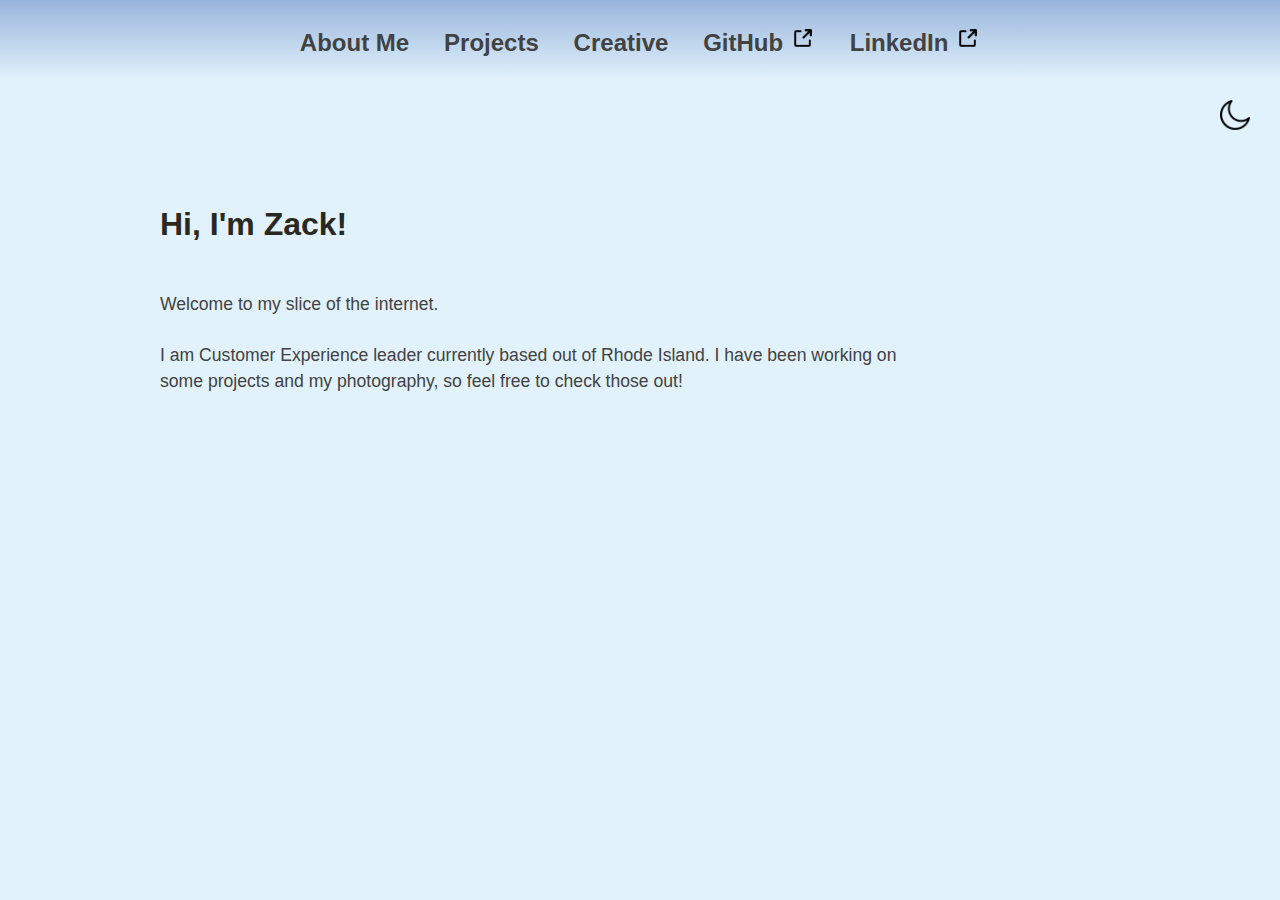
<file: root/index.html>
<!DOCTYPE html>
<html lang="en">

<head>
    <meta charset="UTF-8">
    <meta name="viewport" content="width=device-width, initial-scale=1.0">
    <meta http-equiv="X-UA-Compatible" content="ie=edge">
    <title>My Website</title>
    <link rel="stylesheet" href="/root/assets/css/style.css">
    <link rel="icon" href="/root/assets/images/FaviconWeb/icons8-administrator-male-ios-16-96.png" type="image/x-icon">
</head>

<body>

    <nav id="main-menu">
        <ul>
            <li><a href="/root/pages/me.html">About Me</a></li>
            <li><a href="">Projects</a></li>
            <li><a href="#">Creative</a></li>
            <li><a href="https://github.com/ZackTarantinoWoolson" target="_blank">GitHub <img
                        src="/root/assets/images/Links/external-link-black.png" width="25px" id="link-image" /></a></li>
            <li><a href="https://www.linkedin.com/in/zacktarantino/" target="_blank">LinkedIn <img
                        src="/root/assets/images/Links/external-link-black.png" width="25px" id="link-image" /></a></li>
        </ul>
    </nav>


    <input type="checkbox" id="hamburger-input" class="burger-shower" />
    <label id="hamburger-menu" for="hamburger-input">
        <div id="hamburger-menu-bars"></div>
        <div id="hamburger-menu-bars"></div>
        <div id="hamburger-menu-bars"></div>
        <nav id="sidebar-menu">
            <h3>X</h3>

            <ul>
                <li><a href="#">About Me</a></li>
                <li><a href="#">Projects</a></li>
                <li><a href="#">Creative</a></li>
                <li><a href="https://github.com/ZackTarantinoWoolson" target="_blank">GitHub <img
                            src="/root/assets/images/Links/external-link-black.png" width="25px" id="link-image" /></a>
                </li>
                <li><a href="https://www.linkedin.com/in/zacktarantino/" target="_blank">LinkedIn <img
                            src="/root/assets/images/Links/external-link-black.png" width="25px" id="link-image" /></a>
                </li>
            </ul>
        </nav>
    </label>
    <div class="overlay"></div>

    <nav id="theme-switch-nav">
        <div class="theme-switch-wrapper topcorner">
            <input type="checkbox" id="theme-switch-button" />
            <label for="theme-switch-button">
                <img src="/root/assets/images/ThemeSwitcher/moon.png" id="theme-image" width="30px" />
            </label>
        </div>
    </nav>

    <main>
        <div class="container">
            <div class="head-wrapper">
                <header>
                    <h1>Hi, I'm Zack!</h1><br>
                    <p>Welcome to my slice of the internet. <bR><br>I am Customer Experience leader currently based out
                        of Rhode
                        Island. I
                        have been working on some projects and my photography, so feel free to check those out!</p>
                </header>
            </div>
        </div>
    </main>

    <script src="/root/assets/js/home.js"></script>
</body>

</html>
</file>
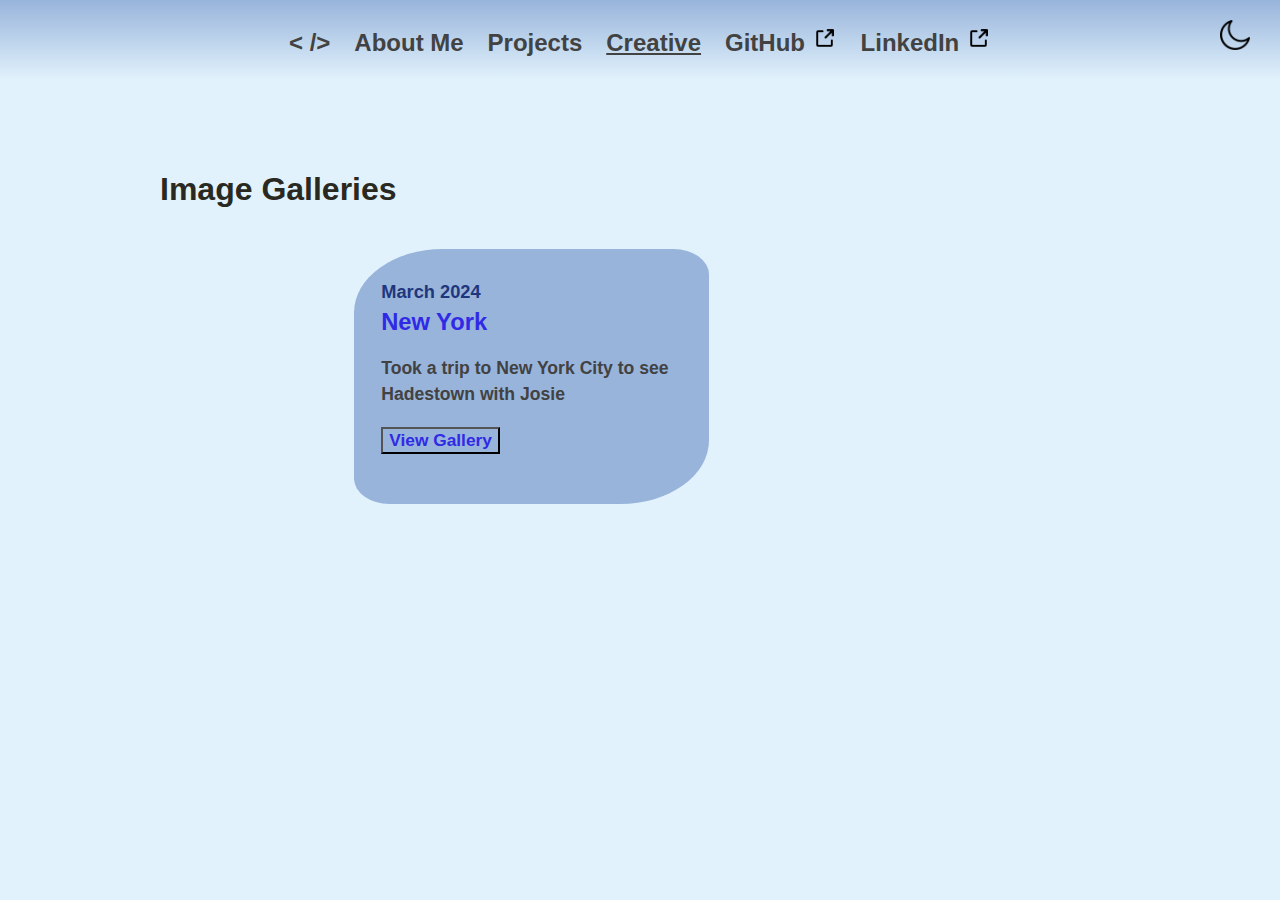
<file: creative.html>
<!DOCTYPE html>
<html lang="en">

<head>
  <meta charset="UTF-8">
  <meta name="viewport" content="width=device-width, initial-scale=1.0">
  <meta http-equiv="X-UA-Compatible" content="ie=edge">
  <title>Say Cheese!</title>
  <link rel="stylesheet" href="/assets/css/style.css">
  <link rel="icon" href="/assets/images/FaviconWeb/icons8-administrator-male-ios-16-96.png" type="image/x-icon">
</head>

<body>


  <nav id="main-menu">
    <ul>
      <li><a href="home.html">
          < />
        </a></li>
      <li><a href="me.html">About Me</a></li>
      <li><a href="projects.html">Projects</a></li>
      <li><a href="creative.html" class="active">Creative</a></li>
      <li><a href="https://github.com/ZackTarantinoWoolson" target="_blank">GitHub <img
            src="/assets/images/Links/external-link-black.png" width="25px" id="link-image" /></a></li>
      <li><a href="https://www.linkedin.com/in/zacktarantino/" target="_blank">LinkedIn <img
            src="/assets/images/Links/external-link-black.png" width="25px" id="link-image" /></a></li>
    </ul>
  </nav>


  <input type="checkbox" id="hamburger-input" class="burger-shower" />
  <label id="hamburger-menu" for="hamburger-input">
    <div id="hamburger-menu-bars"></div>
    <div id="hamburger-menu-bars"></div>
    <div id="hamburger-menu-bars"></div>
    <nav id="sidebar-menu">
      <h3>X</h3>

      <ul>
        <li><a href="home.html">
            < />
          </a></li>
        <li><a href="me.html">About Me</a></li>
        <li><a href="projects.html">Projects</a></li>
        <li><a href="creative.html" class="active">Creative</a></li>
        <li><a href="https://github.com/ZackTarantinoWoolson" target="_blank">GitHub <img
              src="/assets/images/Links/external-link-black.png" width="25px" id="link-image" /></a>
        </li>
        <li><a href="https://www.linkedin.com/in/zacktarantino/" target="_blank">LinkedIn <img
              src="/assets/images/Links/external-link-black.png" width="25px" id="link-image" /></a>
        </li>
      </ul>
    </nav>
  </label>
  <div class="overlay"></div>

  <nav id="theme-switch-nav">
    <div class="theme-switch-wrapper top-right-corner">
      <input type="checkbox" id="theme-switch-button" />
      <label for="theme-switch-button">
        <img src="/assets/images/ThemeSwitcher/moon.png" id="theme-image" width="30px" />
      </label>
    </div>
  </nav>

  <main>
    <div class="container">
      <div class="head-wrapper">
        <header>
          <h1>Image Galleries</h1><br>
          <div class="flex-container">
            <div class="flex-item">
              <time>March 2024</time><br>
              <a href="/CreativeProjects/NewYorkMar24/NewYorkGallery.html">New York</a>
              <p>Took a trip to New York City to see Hadestown with Josie</p>
              <!-- <button><a href="home.html" target="_blank">Demo</a></button> -->
              <button class="anchored-links"><a href="/CreativeProjects/NewYorkMar24/NewYorkGallery.html">View Gallery</a></button>
            </div>

            <!-- <div class="flex-item"></div> -->
          </div>
        </header>
      </div>
    </div>
  </main>

  <script src="/assets/js/home.js"></script>
</body>

</html>
</file>
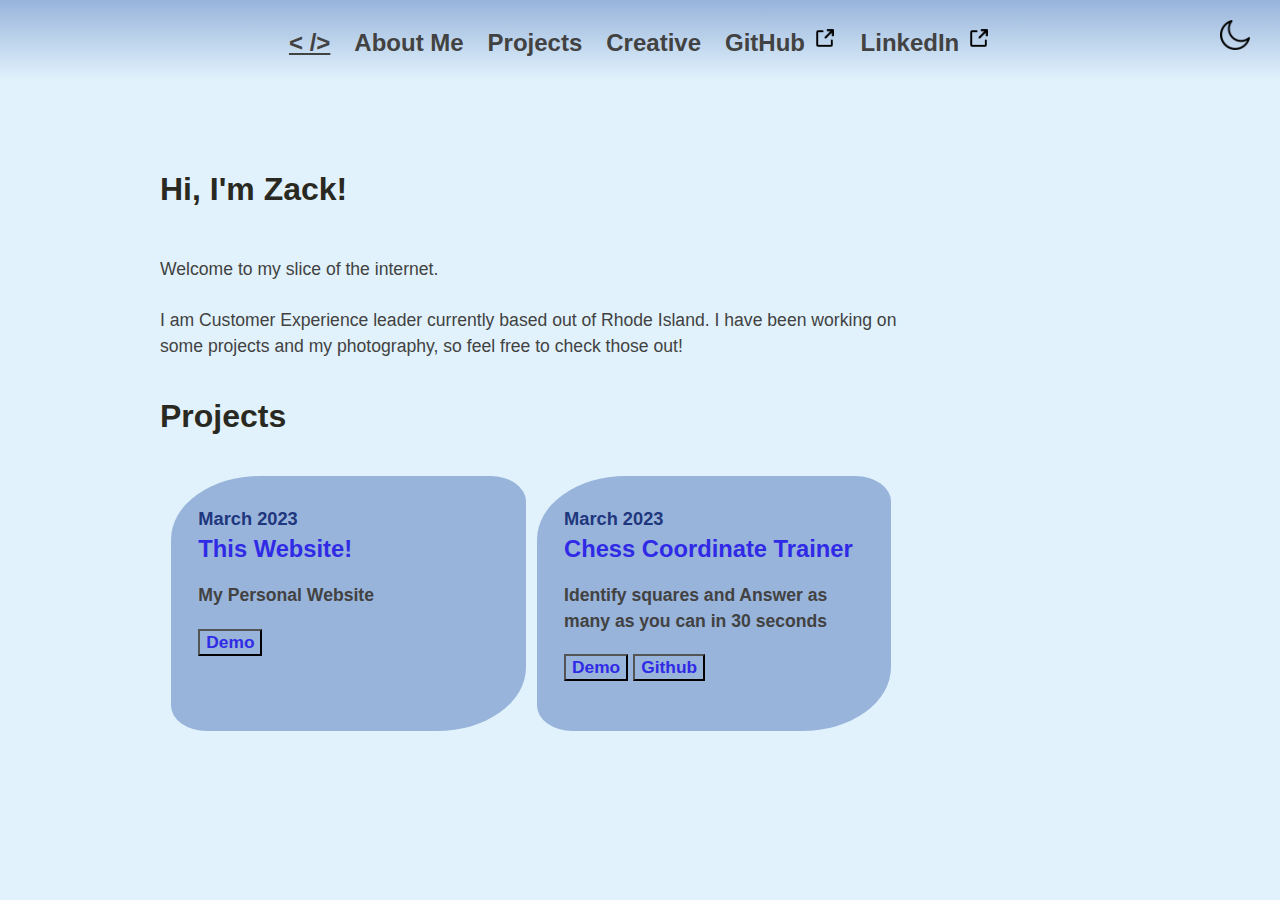
<file: home.html>
<!DOCTYPE html>
<html lang="en">

<head>
    <meta charset="UTF-8">
    <meta name="viewport" content="width=device-width, initial-scale=1.0">
    <meta http-equiv="X-UA-Compatible" content="ie=edge">
    <title>Hey there!</title>
    <link rel="stylesheet" href="/assets/css/style.css">
    <link rel="icon" href="/assets/images/FaviconWeb/icons8-administrator-male-ios-16-96.png" type="image/x-icon">
</head>

<body>

    <nav id="main-menu">
        <ul>
            <li><a href="home.html" class="active">
                    < />
                </a></li>
            <li><a href="me.html">About Me</a></li>
            <li><a href="projects.html">Projects</a></li>
            <li><a href="creative.html">Creative</a></li>
            <li><a href="https://github.com/ZackTarantinoWoolson" target="_blank">GitHub <img
                        src="/assets/images/Links/external-link-black.png" width="25px" id="link-image" /></a></li>
            <li><a href="https://www.linkedin.com/in/zacktarantino/" target="_blank">LinkedIn <img
                        src="/assets/images/Links/external-link-black.png" width="25px" id="link-image" /></a></li>
        </ul>
    </nav>


    <input type="checkbox" id="hamburger-input" class="burger-shower" />
    <label id="hamburger-menu" for="hamburger-input">
        <div id="hamburger-menu-bars"></div>
        <div id="hamburger-menu-bars"></div>
        <div id="hamburger-menu-bars"></div>
        
        <nav id="sidebar-menu">
            <h3>X</h3>

            <ul>
                <li><a href="home.html" class="active">
                        < />
                    </a></li>
                <li><a href="me.html">About Me</a></li>
                <li><a href="projects.html">Projects</a></li>
                <li><a href="creative.html">Creative</a></li>
                <li><a href="https://github.com/ZackTarantinoWoolson" target="_blank">GitHub <img
                            src="/assets/images/Links/external-link-black.png" width="25px" id="link-image" /></a>
                </li>
                <li><a href="https://www.linkedin.com/in/zacktarantino/" target="_blank">LinkedIn <img
                            src="/assets/images/Links/external-link-black.png" width="25px" id="link-image" /></a>
                </li>
            </ul>
        </nav>
    </label>
    <div class="overlay"></div>

    <nav id="theme-switch-nav">
        <div class="theme-switch-wrapper top-right-corner">
            <input type="checkbox" id="theme-switch-button" />
            <label for="theme-switch-button">
                <img src="/assets/images/ThemeSwitcher/moon.png" id="theme-image" width="30px" />
            </label>
        </div>
    </nav>

    <main>
        <div class="container">
            <div class="head-wrapper">
                <header>
                    <h1>Hi, I'm Zack!</h1><br>
                    <p>Welcome to my slice of the internet. <bR><br>I am Customer Experience leader currently based out
                        of Rhode
                        Island. I
                        have been working on some projects and my photography, so feel free to check those out!</p>
                </header>
            </div>

            <div class="head-wrapper">
                <header>
                    <h1>Projects</h1><br>
                    <div class="flex-container">
                        <div class="flex-item">
                            <time>March 2023</time><br>
                            <a href="https://github.com/ZackTarantinoWoolson/Personal-Website" target="_blank">This
                                Website!</a>
                            <p>My Personal Website</p>
                            <!-- <button><a href="home.html" target="_blank">Demo</a></button> -->
                            <button class="anchored-links"><a href="home.html" target="_blank">Demo</a></button>
                        </div>

                        <div class="flex-item">
                            <time>March 2023</time><br>
                            <a href="" target="_blank">Chess Coordinate Trainer</a>
                            <p>Identify squares and Answer as many as you can in 30 seconds</p>
                            <!-- <button><a href="home.html" target="_blank">Demo</a></button> -->
                            <button class="anchored-links"><a href="Chess_Trainer/Chessboard_Trainer.html" target="_blank">Demo</a></button>
                            <button class="anchored-links"><a href="https://github.com/ZackTarantinoWoolson/Chess-Coordinate-Tester" target="_blank">Github</a></button>
                        </div>

                        <!-- <div class="flex-item"></div> -->
                    </div>
                </header>
            </div>
        </div>
    </main>

    <script src="/assets/js/home.js"></script>
</body>

</html>
</file>
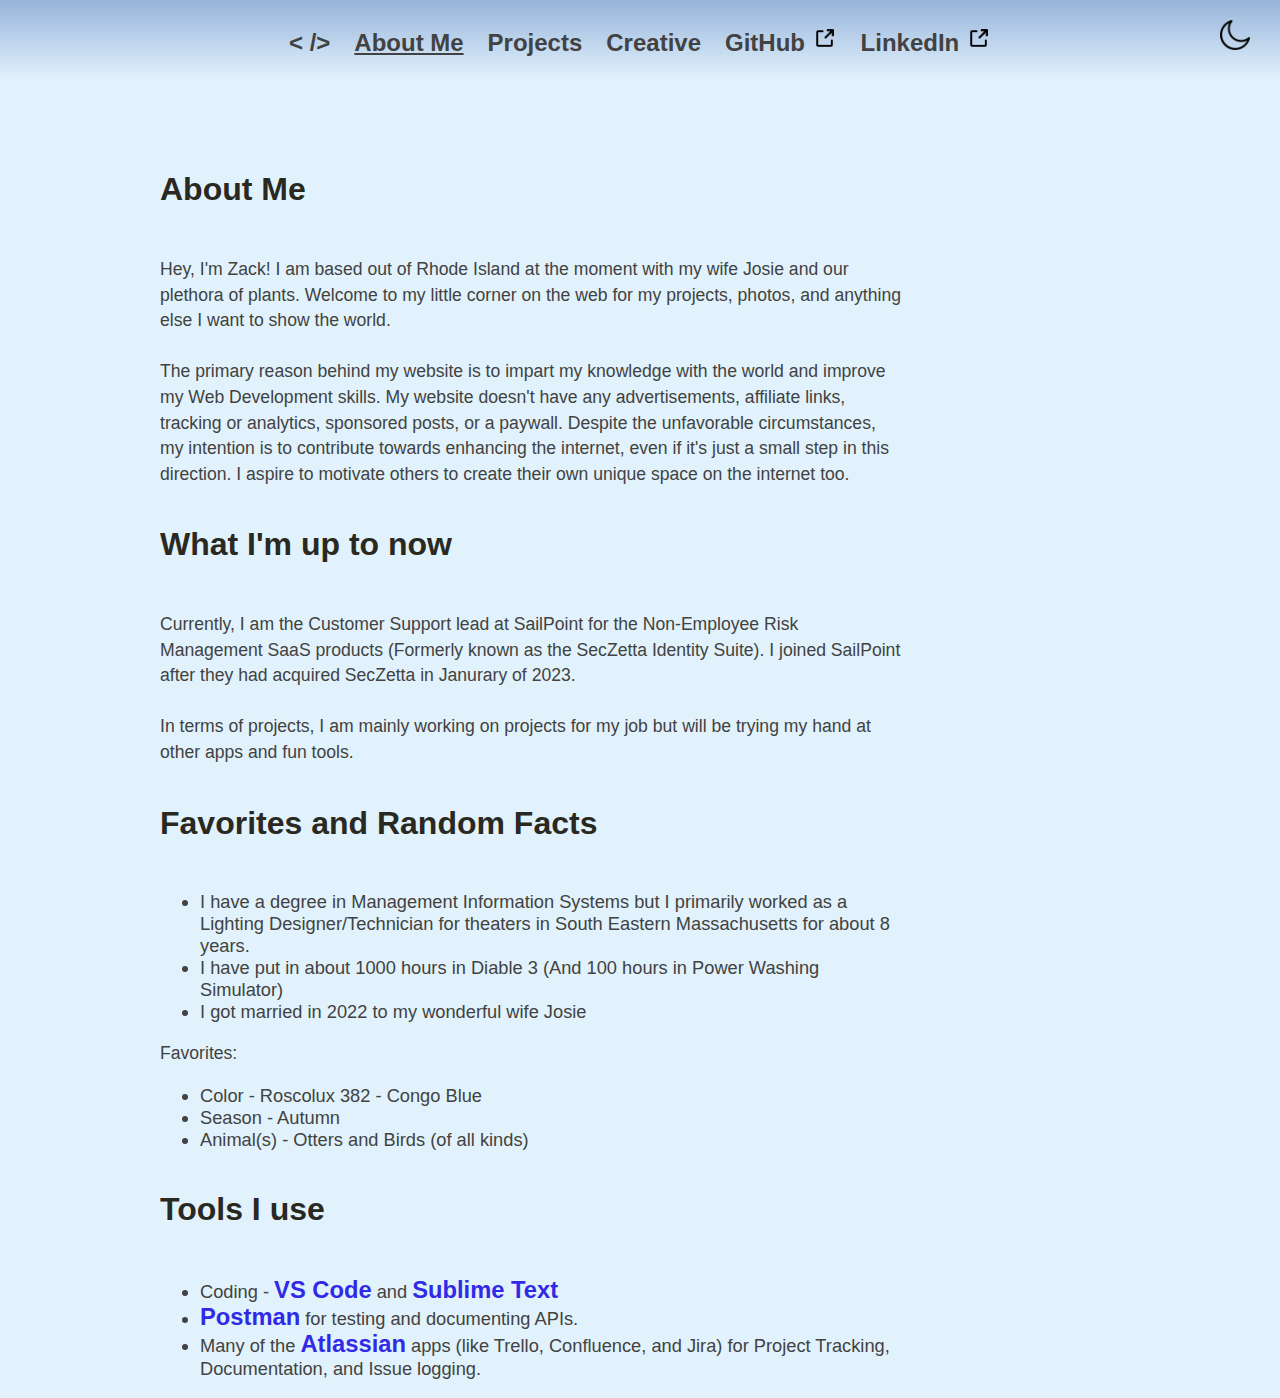
<file: me.html>
<!DOCTYPE html>
<html lang="en">

<head>
    <meta charset="UTF-8">
    <meta name="viewport" content="width=device-width, initial-scale=1.0">
    <meta http-equiv="X-UA-Compatible" content="ie=edge">
    <title>Me, Myself, and I</title>
    <link rel="stylesheet" href="/assets/css/style.css">
    <link rel="icon" href="/assets/images/FaviconWeb/icons8-administrator-male-ios-16-96.png" type="image/x-icon">
</head>

<body>

    <nav id="main-menu">
        <ul>
            <li><a href="home.html">
                    < />
                </a></li>
            <li><a href="me.html" class="active">About Me</a></li>
            <li><a href="projects.html">Projects</a></li>
            <li><a href="creative.html">Creative</a></li>
            <li><a href="https://github.com/ZackTarantinoWoolson" target="_blank">GitHub <img
                        src="/assets/images/Links/external-link-black.png" width="25px" id="link-image" /></a></li>
            <li><a href="https://www.linkedin.com/in/zacktarantino/" target="_blank">LinkedIn <img
                        src="/assets/images/Links/external-link-black.png" width="25px" id="link-image" /></a></li>
        </ul>
    </nav>


    <input type="checkbox" id="hamburger-input" class="burger-shower" />
    <label id="hamburger-menu" for="hamburger-input">
        <div id="hamburger-menu-bars"></div>
        <div id="hamburger-menu-bars"></div>
        <div id="hamburger-menu-bars"></div>
        <nav id="sidebar-menu">
            <h3>X</h3>

            <ul>
                <li><a href="home.html">
                        < />
                    </a></li>
                <li><a href="me.html" class="active">About Me</a></li>
                <li><a href="projects.html">Projects</a></li>
                <li><a href="creative.html">Creative</a></li>
                <li><a href="https://github.com/ZackTarantinoWoolson" target="_blank">GitHub <img
                            src="/assets/images/Links/external-link-black.png" width="25px" id="link-image" /></a>
                </li>
                <li><a href="https://www.linkedin.com/in/zacktarantino/" target="_blank">LinkedIn <img
                            src="/assets/images/Links/external-link-black.png" width="25px" id="link-image" /></a>
                </li>
            </ul>
        </nav>
    </label>
    <div class="overlay"></div>

    <nav id="theme-switch-nav">
        <div class="theme-switch-wrapper top-right-corner">
            <input type="checkbox" id="theme-switch-button" />
            <label for="theme-switch-button">
                <img src="/assets/images/ThemeSwitcher/moon.png" id="theme-image" width="30px" />
            </label>
        </div>
    </nav>

    <main>
        <div class="container">
            <div class="head-wrapper">
                <header>
                    <h1>About Me</h1><br>
                    <p>Hey, I'm Zack! I am based out of Rhode Island at the moment with my wife Josie and our plethora
                        of plants. Welcome to my little corner on the web for my projects, photos, and anything else I
                        want to show the world.<br><br>

                        The primary reason behind my website is to impart my knowledge with the world and improve my Web
                        Development skills. My website doesn't have any advertisements, affiliate links, tracking or
                        analytics, sponsored posts, or a paywall. Despite the unfavorable circumstances, my intention is
                        to contribute towards enhancing the internet, even if it's just a small step in this direction.
                        I aspire to motivate others to create their own unique space on the internet too. </p>
                </header>
            </div>

            <div class="head-wrapper">
                <header>
                    <h1>What I'm up to now</h1><br>
                    <p>Currently, I am the Customer Support lead at SailPoint for the Non-Employee Risk Management
                        SaaS products (Formerly known as the SecZetta Identity Suite). I joined SailPoint after they had
                        acquired SecZetta in Janurary of 2023.<br><br>
                        In terms of projects, I am mainly working on projects for my job but will be trying my hand at other apps
                        and fun tools.
                    </p>
                </header>
            </div>

            <div class="head-wrapper">
                <header>
                    <h1>Favorites and Random Facts</h1><br>
                    <p>
                    <ul>
                        <li>I have a degree in Management Information Systems but I primarily worked as a Lighting
                            Designer/Technician for theaters in South Eastern Massachusetts for about 8 years.</li>
                        <li>I have put in about 1000 hours in Diable 3 (And 100 hours in Power Washing Simulator)</li>
                        <li>I got married in 2022 to my wonderful wife Josie</li>
                    </ul>
                    <p>Favorites:</p>
                    <ul>
                        <li>Color - Roscolux 382 - Congo Blue</li>
                        <li>Season - Autumn</li>
                        <li>Animal(s) - Otters and Birds (of all kinds)</li>
                    </ul>
                </header>
            </div>

            <div class="head-wrapper">
                <header>

                    <h1>Tools I use</h1><br>
                    <ul>
                        <li>Coding - <a href="https://code.visualstudio.com/" target="_blank"> VS Code</a> and <a
                                href="https://www.sublimetext.com/" target="_blank">Sublime Text</a></li>
                        <li><a href="https://www.postman.com/" target="_blank">Postman</a> for testing and documenting
                            APIs.</li>
                        <li>Many of the <a href="https://www.atlassian.com/" target="_blank">Atlassian</a> apps (like
                            Trello, Confluence, and Jira) for Project Tracking, Documentation, and Issue logging.</li>
                    </ul>
                </header>
            </div>

            <!-- <div class="head-wrapper">
                <header>
                    <h1>Miscellaneous</h1><br>
                    <p></p>
                </header>
            </div> -->
        </div>
    </main>

    <script src="/assets/js/home.js"></script>
</body>

</html>
</file>
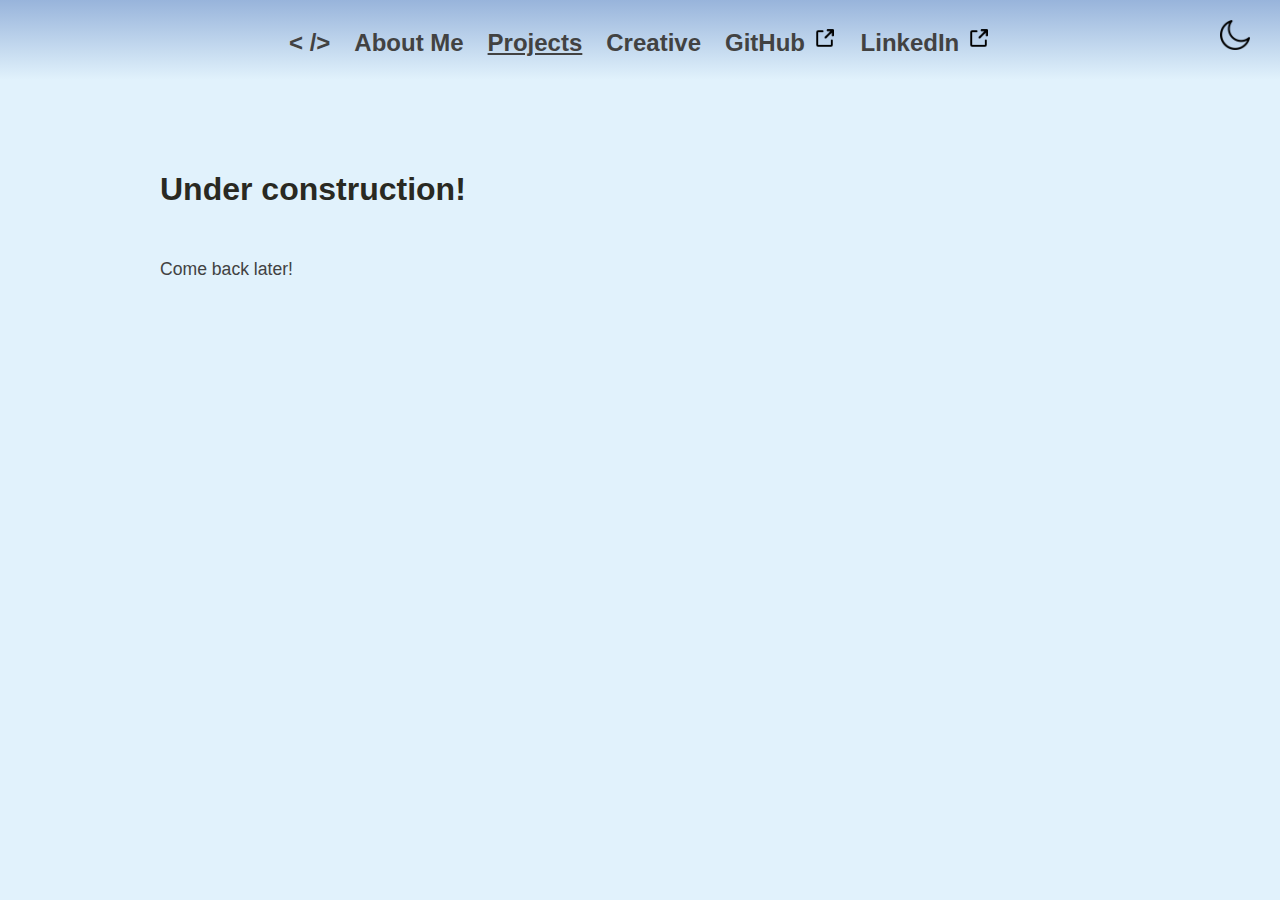
<file: projects.html>
<!DOCTYPE html>
<html lang="en">

<head>
  <meta charset="UTF-8">
  <meta name="viewport" content="width=device-width, initial-scale=1.0">
  <meta http-equiv="X-UA-Compatible" content="ie=edge">
  <title>Working hard!</title>
  <link rel="stylesheet" href="/assets/css/style.css">
  <link rel="icon" href="/assets/images/FaviconWeb/icons8-administrator-male-ios-16-96.png" type="image/x-icon">
</head>

<body>


  <nav id="main-menu">
    <ul>
      <li><a href="home.html">
          < />
        </a></li>
      <li><a href="me.html">About Me</a></li>
      <li><a href="projects.html" class="active">Projects</a></li>
      <li><a href="creative.html">Creative</a></li>
      <li><a href="https://github.com/ZackTarantinoWoolson" target="_blank">GitHub <img
            src="/assets/images/Links/external-link-black.png" width="25px" id="link-image" /></a></li>
      <li><a href="https://www.linkedin.com/in/zacktarantino/" target="_blank">LinkedIn <img
            src="/assets/images/Links/external-link-black.png" width="25px" id="link-image" /></a></li>
    </ul>
  </nav>


  <input type="checkbox" id="hamburger-input" class="burger-shower" />
  <label id="hamburger-menu" for="hamburger-input">
    <div id="hamburger-menu-bars"></div>
    <div id="hamburger-menu-bars"></div>
    <div id="hamburger-menu-bars"></div>
    <nav id="sidebar-menu">
      <h3>X</h3>

      <ul>
        <li><a href="home.html">
            < />
          </a></li>
        <li><a href="me.html">About Me</a></li>
        <li><a href="projects.html" class="active">Projects</a></li>
        <li><a href="creative.html">Creative</a></li>
        <li><a href="https://github.com/ZackTarantinoWoolson" target="_blank">GitHub <img
              src="/assets/images/Links/external-link-black.png" width="25px" id="link-image" /></a>
        </li>
        <li><a href="https://www.linkedin.com/in/zacktarantino/" target="_blank">LinkedIn <img
              src="/assets/images/Links/external-link-black.png" width="25px" id="link-image" /></a>
        </li>
      </ul>
    </nav>
  </label>
  <div class="overlay"></div>

  <nav id="theme-switch-nav">
    <div class="theme-switch-wrapper top-right-corner">
      <input type="checkbox" id="theme-switch-button" />
      <label for="theme-switch-button">
        <img src="/assets/images/ThemeSwitcher/moon.png" id="theme-image" width="30px" />
      </label>
    </div>
  </nav>

  <main>
    <div class="container">
      <div class="head-wrapper">
        <header>
          <h1>Under construction!</h1><br>
          <p>Come back later!</p>
        </header>
      </div>
    </div>
  </main>

  <script src="/assets/js/home.js"></script>
</body>

</html>
</file>
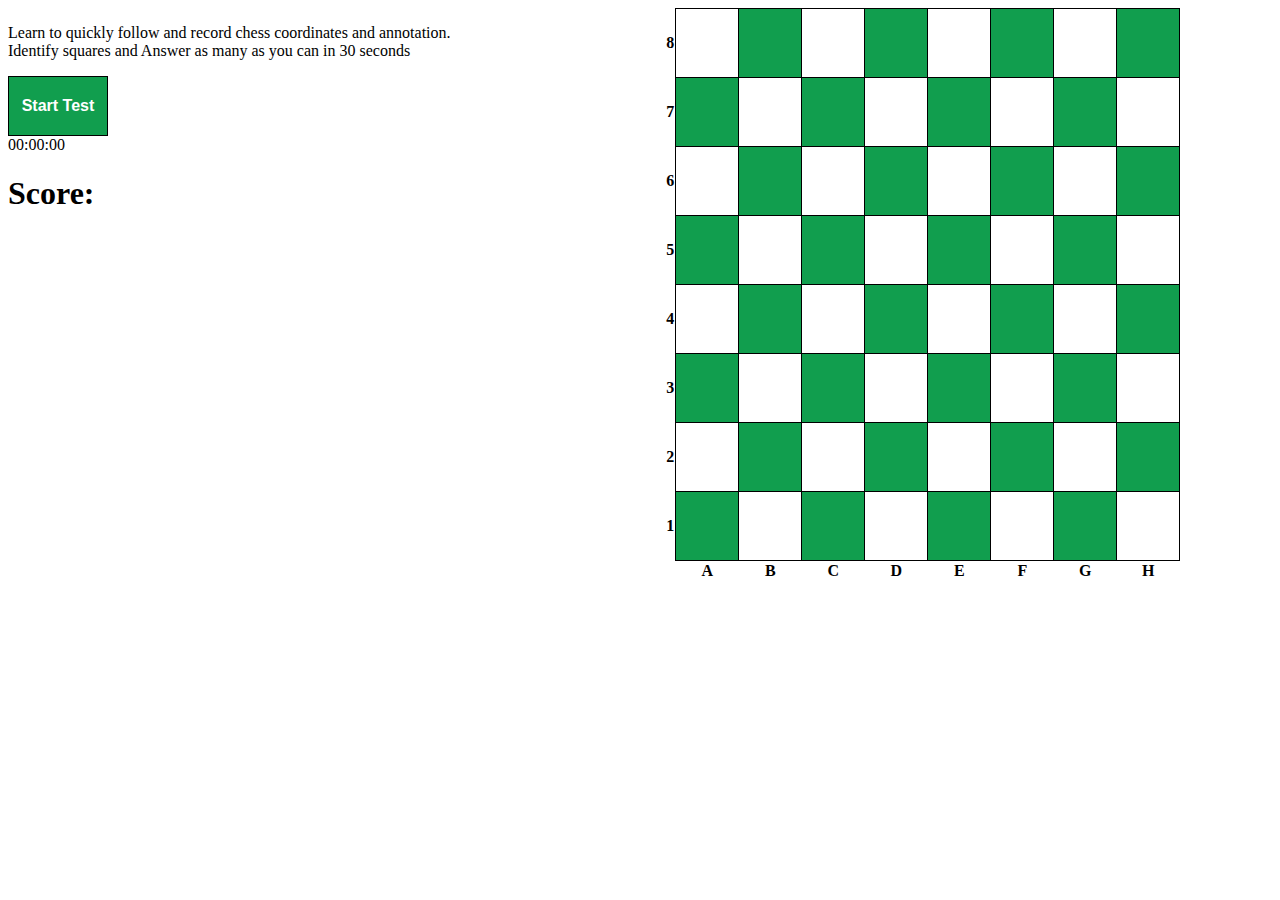
<file: Chess_Trainer/Chessboard_Trainer.html>
<!DOCTYPE html>
<html>

<head>
    <title>Chessboard Trainer</title>
    <link rel="stylesheet" type="text/css" href="coolStyles.css" />

</head>

<body>

    <div>
        <!-- <h1 id="countdown"></h1> -->
    </div>

    <div class="container">
        <div class="column">

            <p>Learn to quickly follow and record chess coordinates and annotation.<br>
                Identify squares and Answer as many as you can in 30 seconds
            </p>

            <button id="start" onclick="start_test()">Start Test</button>

            <div id="clock"></div>

            <div id="stopwatch">00:00:00</div>

            <h1 id="sq_2_click"></h1>

            <h1>Score:</h1>
            <h2 id="score"></h2>
        </div>
        <div class="column">

            <div id="chessboard">
                <div id="inner_div">
                    <h1 id="countdown"></h1>
                </div>

                <table>
                    <tbody>
                        <tr>
                            <th>8</th>
                            <td id="a8"><button></button></td>
                            <td id="b8"><button></button></td>
                            <td id="c8"><button></button></td>
                            <td id="d8"><button></button></td>
                            <td id="e8"><button></button></td>
                            <td id="f8"><button></button></td>
                            <td id="g8"><button></button></td>
                            <td id="h8"><button></button></td>
                        </tr>
                        <tr>
                            <th>7</th>
                            <td id="a7"><button></button></td>
                            <td id="b7"><button></button></td>
                            <td id="c7"><button></button></td>
                            <td id="d7"><button></button></td>
                            <td id="e7"><button></button></td>
                            <td id="f7"><button></button></td>
                            <td id="g7"><button></button></td>
                            <td id="h7"><button></button></td>
                        </tr>
                        <tr>
                            <th>6</th>
                            <td id="a6"><button></button></td>
                            <td id="b6"><button></button></td>
                            <td id="c6"><button></button></td>
                            <td id="d6"><button></button></td>
                            <td id="e6"><button></button></td>
                            <td id="f6"><button></button></td>
                            <td id="g6"><button></button></td>
                            <td id="h6"><button></button></td>
                        </tr>
                        <tr>
                            <th>5</th>
                            <td id="a5"><button></button></td>
                            <td id="b5"><button></button></td>
                            <td id="c5"><button></button></td>
                            <td id="d5"><button></button></td>
                            <td id="e5"><button></button></td>
                            <td id="f5"><button></button></td>
                            <td id="g5"><button></button></td>
                            <td id="h5"><button></button></td>

                        </tr>
                        <tr>
                            <th>4</th>
                            <td id="a4"><button></button></td>
                            <td id="b4"><button></button></td>
                            <td id="c4"><button></button></td>
                            <td id="d4"><button></button></td>
                            <td id="e4"><button></button></td>
                            <td id="f4"><button></button></td>
                            <td id="g4"><button></button></td>
                            <td id="h4"><button></button></td>
                        </tr>
                        <tr>
                            <th>3</th>
                            <td id="a3"><button></button></td>
                            <td id="b3"><button></button></td>
                            <td id="c3"><button></button></td>
                            <td id="d3"><button></button></td>
                            <td id="e3"><button></button></td>
                            <td id="f3"><button></button></td>
                            <td id="g3"><button></button></td>
                            <td id="h3"><button></button></td>
                        </tr>
                        <tr>
                            <th>2</th>
                            <td id="a2"><button></button></td>
                            <td id="b2"><button></button></td>
                            <td id="c2"><button></button></td>
                            <td id="d2"><button></button></td>
                            <td id="e2"><button></button></td>
                            <td id="f2"><button></button></td>
                            <td id="g2"><button></button></td>
                            <td id="h2"><button></button></td>
                        </tr>
                        <tr>
                            <th>1</th>
                            <td id="a1"><button></button></td>
                            <td id="b1"><button></button></td>
                            <td id="c1"><button></button></td>
                            <td id="d1"><button></button></td>
                            <td id="e1"><button></button></td>
                            <td id="f1"><button></button></td>
                            <td id="g1"><button></button></td>
                            <td id="h1"><button></button></td>
                        </tr>
                        <tr>
                            <th></th>
                            <th>A</th>
                            <th>B</th>
                            <th>C</th>
                            <th>D</th>
                            <th>E</th>
                            <th>F</th>
                            <th>G</th>
                            <th>H</th>
                        </tr>
                    </tbody>
                </table>
            </div>
        </div>
    </div>

    <script src="chess_trainer.js"></script>

</body>

</html>
</file>
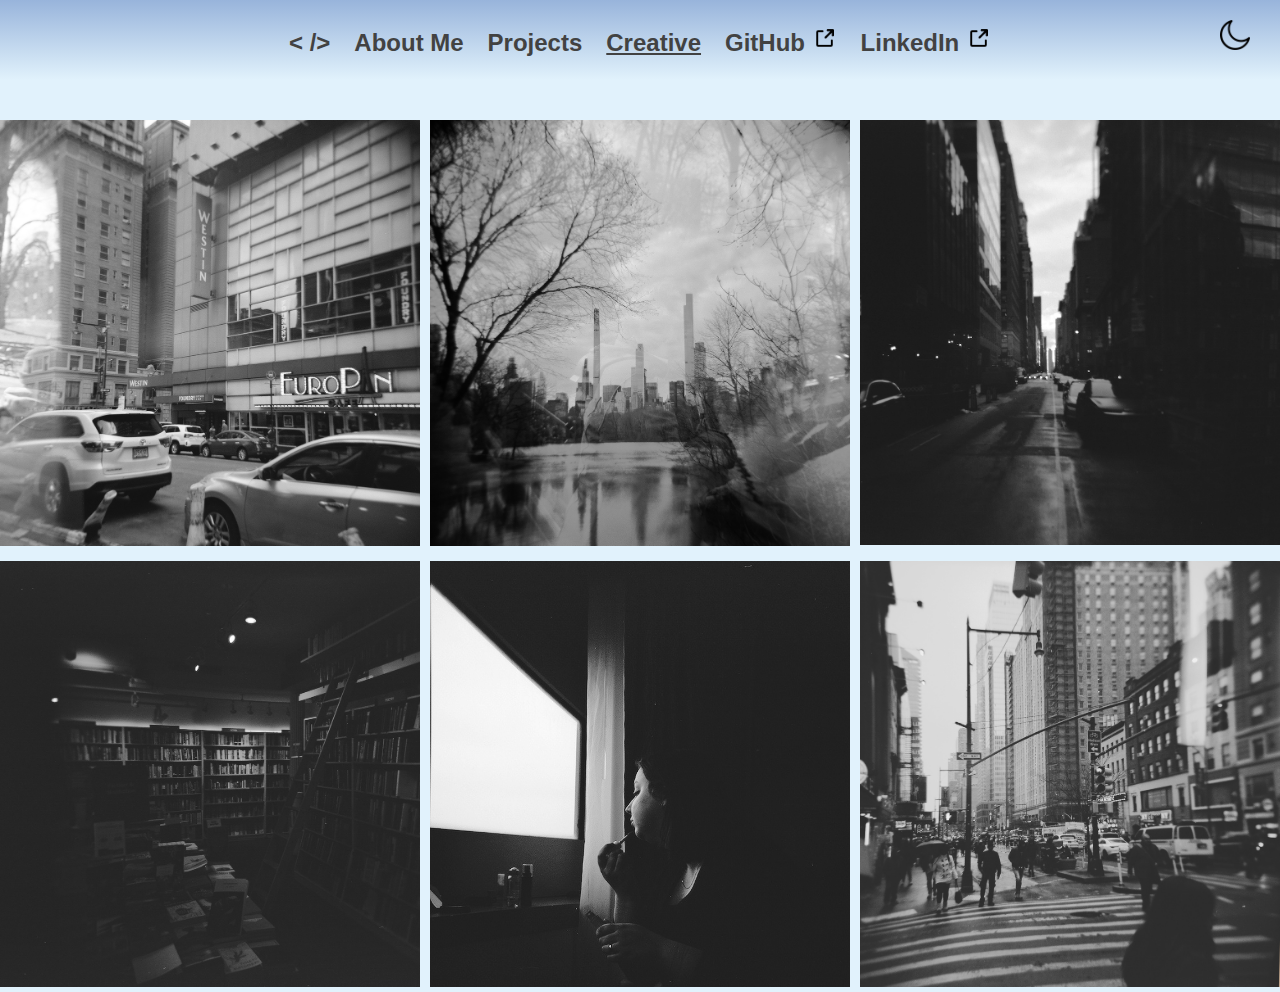
<file: CreativeProjects/NewYorkMar24/NewYorkGallery.html>
<!DOCTYPE html>
<html lang="en">
<head>
    <meta charset="UTF-8">
    <meta name="viewport" content="width=device-width, initial-scale=1.0">
    <title>Image Grid</title>
    <link rel="stylesheet" href="styles.css">
    <link rel="stylesheet" href="/assets/css/style.css">
    <link rel="icon" href="/assets/images/FaviconWeb/icons8-administrator-male-ios-16-96.png" type="image/x-icon">
</head>
<body>
    <nav id="main-menu">
        <ul>
            <li><a href="/home.html">
                    < />
                </a></li>
            <li><a href="/me.html">About Me</a></li>
            <li><a href="/projects.html">Projects</a></li>
            <li><a href="/creative.html" class="active">Creative</a></li>
            <li><a href="https://github.com/ZackTarantinoWoolson" target="_blank">GitHub <img
                        src="/assets/images/Links/external-link-black.png" width="25px" id="link-image" /></a></li>
            <li><a href="https://www.linkedin.com/in/zacktarantino/" target="_blank">LinkedIn <img
                        src="/assets/images/Links/external-link-black.png" width="25px" id="link-image" /></a></li>
        </ul>
    </nav>


    <input type="checkbox" id="hamburger-input" class="burger-shower" />
    <label id="hamburger-menu" for="hamburger-input">
        <div id="hamburger-menu-bars"></div>
        <div id="hamburger-menu-bars"></div>
        <div id="hamburger-menu-bars"></div>
        
        <nav id="sidebar-menu">
            <h3>X</h3>

            <ul>
                <li><a href="/home.html">
                        < />
                    </a></li>
                <li><a href="/me.html">About Me</a></li>
                <li><a href="/projects.html">Projects</a></li>
                <li><a href="/creative.html" class="active">Creative</a></li>
                <li><a href="https://github.com/ZackTarantinoWoolson" target="_blank">GitHub <img
                            src="/assets/images/Links/external-link-black.png" width="25px" id="link-image" /></a>
                </li>
                <li><a href="https://www.linkedin.com/in/zacktarantino/" target="_blank">LinkedIn <img
                            src="/assets/images/Links/external-link-black.png" width="25px" id="link-image" /></a>
                </li>
            </ul>
        </nav>
    </label>
    <div class="overlay"></div>

    <nav id="theme-switch-nav">
        <div class="theme-switch-wrapper top-right-corner">
            <input type="checkbox" id="theme-switch-button" />
            <label for="theme-switch-button">
                <img src="/assets/images/ThemeSwitcher/moon.png" id="theme-image" width="30px" />
            </label>
        </div>
    </nav>

    <div class="image-grid">
        <div class="grid-item"><img src="/assets/images/NewYorkMar24/000059450001-final.png" alt="Image 1"></div>
        <div class="grid-item"><img src="/assets/images/NewYorkMar24/000059450003-final.jpg" alt="Image 2"></div>
        <div class="grid-item"><img src="/assets/images/NewYorkMar24/000059450006-final.jpg" alt="Image 3"></div>
        <div class="grid-item"><img src="/assets/images/NewYorkMar24/000059450009-final.jpg" alt="Image 4"></div>
        <div class="grid-item"><img src="/assets/images/NewYorkMar24/000059450010-final.jpg" alt="Image 5"></div>
        <div class="grid-item"><img src="/assets/images/NewYorkMar24/000059450011-final.jpg" alt="Image 6"></div>
    </div>

    <script src="script.js"></script>
    <script src="/assets/js/home.js"></script>
</body>
</html>
</file>
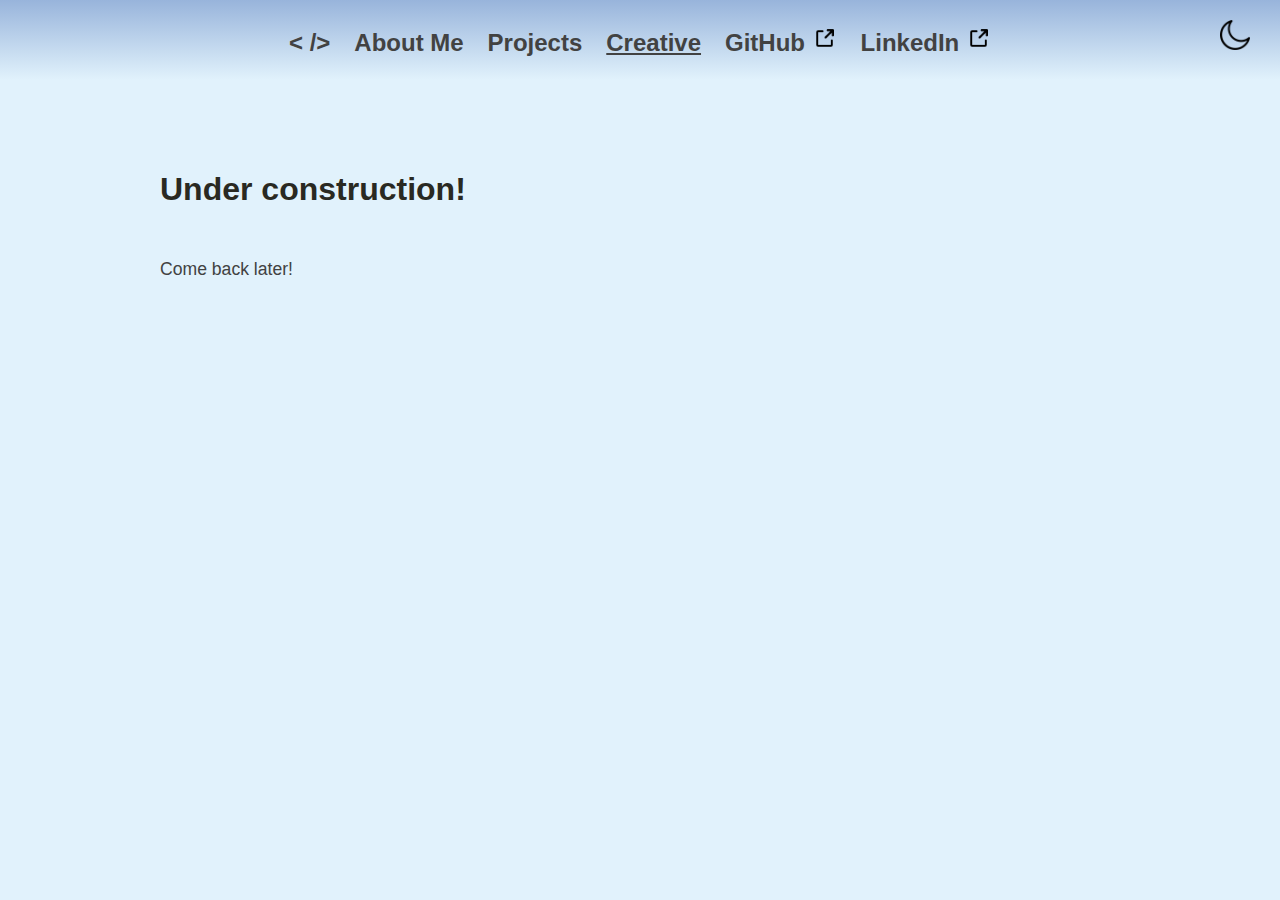
<file: root/pages/creative.html>
<!DOCTYPE html>
<html lang="en">

<head>
  <meta charset="UTF-8">
  <meta name="viewport" content="width=device-width, initial-scale=1.0">
  <meta http-equiv="X-UA-Compatible" content="ie=edge">
  <title>Say Cheese!</title>
  <link rel="stylesheet" href="/root/assets/css/style.css">
  <link rel="icon" href="/root/assets/images/FaviconWeb/icons8-administrator-male-ios-16-96.png" type="image/x-icon">
</head>

<body>


  <nav id="main-menu">
    <ul>
      <li><a href="home.html">
          < />
        </a></li>
      <li><a href="me.html">About Me</a></li>
      <li><a href="projects.html">Projects</a></li>
      <li><a href="creative.html" class="active">Creative</a></li>
      <li><a href="https://github.com/ZackTarantinoWoolson" target="_blank">GitHub <img
            src="/root/assets/images/Links/external-link-black.png" width="25px" id="link-image" /></a></li>
      <li><a href="https://www.linkedin.com/in/zacktarantino/" target="_blank">LinkedIn <img
            src="/root/assets/images/Links/external-link-black.png" width="25px" id="link-image" /></a></li>
    </ul>
  </nav>


  <input type="checkbox" id="hamburger-input" class="burger-shower" />
  <label id="hamburger-menu" for="hamburger-input">
    <div id="hamburger-menu-bars"></div>
    <div id="hamburger-menu-bars"></div>
    <div id="hamburger-menu-bars"></div>
    <nav id="sidebar-menu">
      <h3>X</h3>

      <ul>
        <li><a href="home.html">
            < />
          </a></li>
        <li><a href="me.html">About Me</a></li>
        <li><a href="projects.html">Projects</a></li>
        <li><a href="creative.html" class="active">Creative</a></li>
        <li><a href="https://github.com/ZackTarantinoWoolson" target="_blank">GitHub <img
              src="/root/assets/images/Links/external-link-black.png" width="25px" id="link-image" /></a>
        </li>
        <li><a href="https://www.linkedin.com/in/zacktarantino/" target="_blank">LinkedIn <img
              src="/root/assets/images/Links/external-link-black.png" width="25px" id="link-image" /></a>
        </li>
      </ul>
    </nav>
  </label>
  <div class="overlay"></div>

  <nav id="theme-switch-nav">
    <div class="theme-switch-wrapper top-right-corner">
      <input type="checkbox" id="theme-switch-button" />
      <label for="theme-switch-button">
        <img src="/root/assets/images/ThemeSwitcher/moon.png" id="theme-image" width="30px" />
      </label>
    </div>
  </nav>

  <main>
    <div class="container">
      <div class="head-wrapper">
        <header>
          <h1>Under construction!</h1><br>
          <p>Come back later!</p>
        </header>
      </div>
    </div>
  </main>

  <script src="/root/assets/js/home.js"></script>
</body>

</html>
</file>
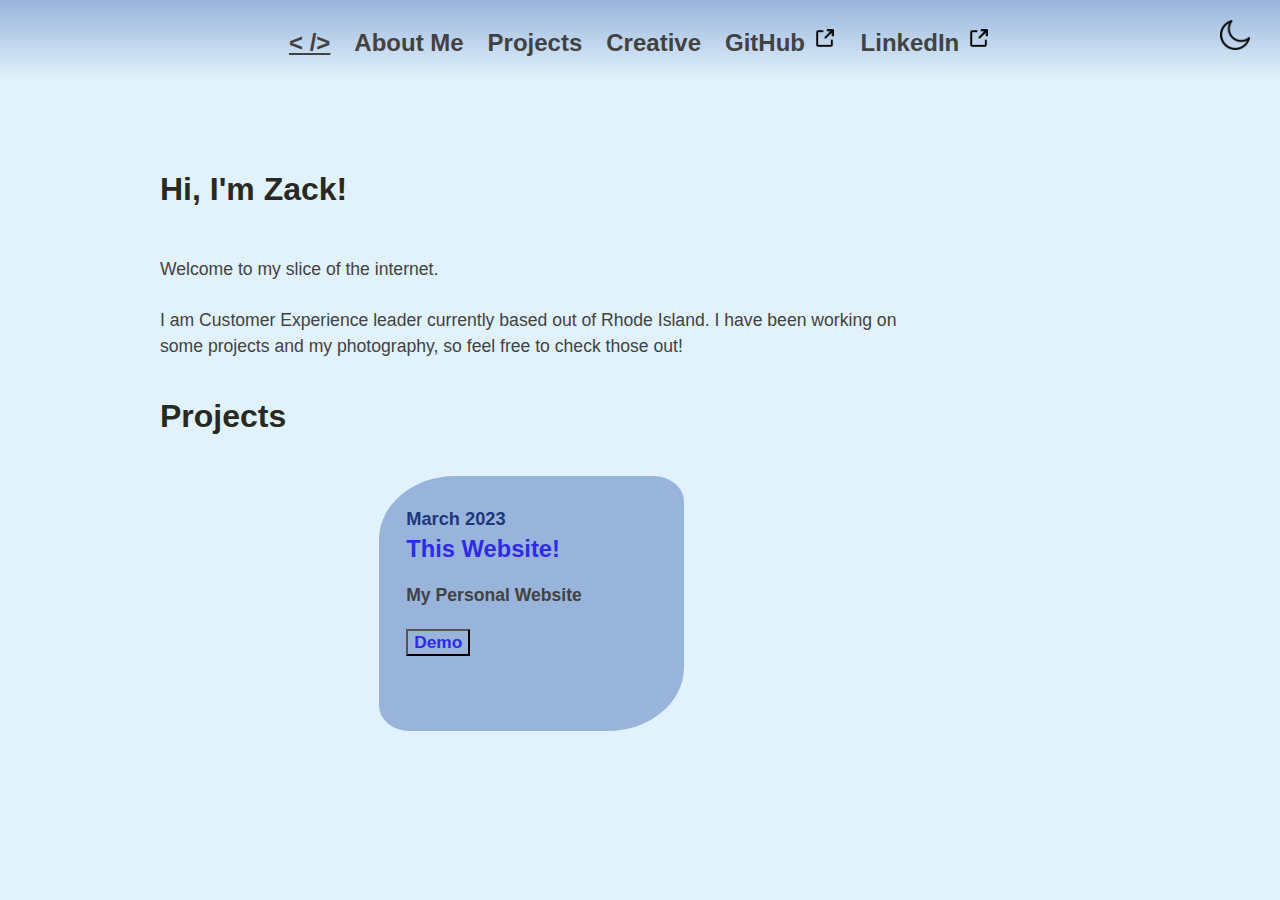
<file: root/pages/home.html>
<!DOCTYPE html>
<html lang="en">

<head>
    <meta charset="UTF-8">
    <meta name="viewport" content="width=device-width, initial-scale=1.0">
    <meta http-equiv="X-UA-Compatible" content="ie=edge">
    <title>Hey there!</title>
    <link rel="stylesheet" href="/root/assets/css/style.css">
    <link rel="icon" href="/root/assets/images/FaviconWeb/icons8-administrator-male-ios-16-96.png" type="image/x-icon">
</head>

<body>

    <nav id="main-menu">
        <ul>
            <li><a href="home.html" class="active">
                    < />
                </a></li>
            <li><a href="me.html">About Me</a></li>
            <li><a href="projects.html">Projects</a></li>
            <li><a href="creative.html">Creative</a></li>
            <li><a href="https://github.com/ZackTarantinoWoolson" target="_blank">GitHub <img
                        src="/root/assets/images/Links/external-link-black.png" width="25px" id="link-image" /></a></li>
            <li><a href="https://www.linkedin.com/in/zacktarantino/" target="_blank">LinkedIn <img
                        src="/root/assets/images/Links/external-link-black.png" width="25px" id="link-image" /></a></li>
        </ul>
    </nav>


    <input type="checkbox" id="hamburger-input" class="burger-shower" />
    <label id="hamburger-menu" for="hamburger-input">
        <div id="hamburger-menu-bars"></div>
        <div id="hamburger-menu-bars"></div>
        <div id="hamburger-menu-bars"></div>
        <nav id="sidebar-menu">
            <h3>X</h3>

            <ul>
                <li><a href="home.html" class="active">
                        < />
                    </a></li>
                <li><a href="me.html">About Me</a></li>
                <li><a href="projects.html">Projects</a></li>
                <li><a href="creative.html">Creative</a></li>
                <li><a href="https://github.com/ZackTarantinoWoolson" target="_blank">GitHub <img
                            src="/root/assets/images/Links/external-link-black.png" width="25px" id="link-image" /></a>
                </li>
                <li><a href="https://www.linkedin.com/in/zacktarantino/" target="_blank">LinkedIn <img
                            src="/root/assets/images/Links/external-link-black.png" width="25px" id="link-image" /></a>
                </li>
            </ul>
        </nav>
    </label>
    <div class="overlay"></div>

    <nav id="theme-switch-nav">
        <div class="theme-switch-wrapper top-right-corner">
            <input type="checkbox" id="theme-switch-button" />
            <label for="theme-switch-button">
                <img src="/root/assets/images/ThemeSwitcher/moon.png" id="theme-image" width="30px" />
            </label>
        </div>
    </nav>

    <main>
        <div class="container">
            <div class="head-wrapper">
                <header>
                    <h1>Hi, I'm Zack!</h1><br>
                    <p>Welcome to my slice of the internet. <bR><br>I am Customer Experience leader currently based out
                        of Rhode
                        Island. I
                        have been working on some projects and my photography, so feel free to check those out!</p>
                </header>
            </div>

            <div class="head-wrapper">
                <header>
                    <h1>Projects</h1><br>
                    <div class="flex-container">
                        <div class="flex-item">
                            <time>March 2023</time><br>
                            <a href="https://github.com/ZackTarantinoWoolson/Personal-Website" target="_blank">This
                                Website!</a>
                            <p>My Personal Website</p>
                            <!-- <button><a href="home.html" target="_blank">Demo</a></button> -->
                            <button class="anchored-links"><a href="home.html" target="_blank">Demo</a></button>
                        </div>

                        <!-- <div class="flex-item"></div> -->
                    </div>
                </header>
            </div>
        </div>
    </main>

    <script src="/root/assets/js/home.js"></script>
</body>

</html>
</file>
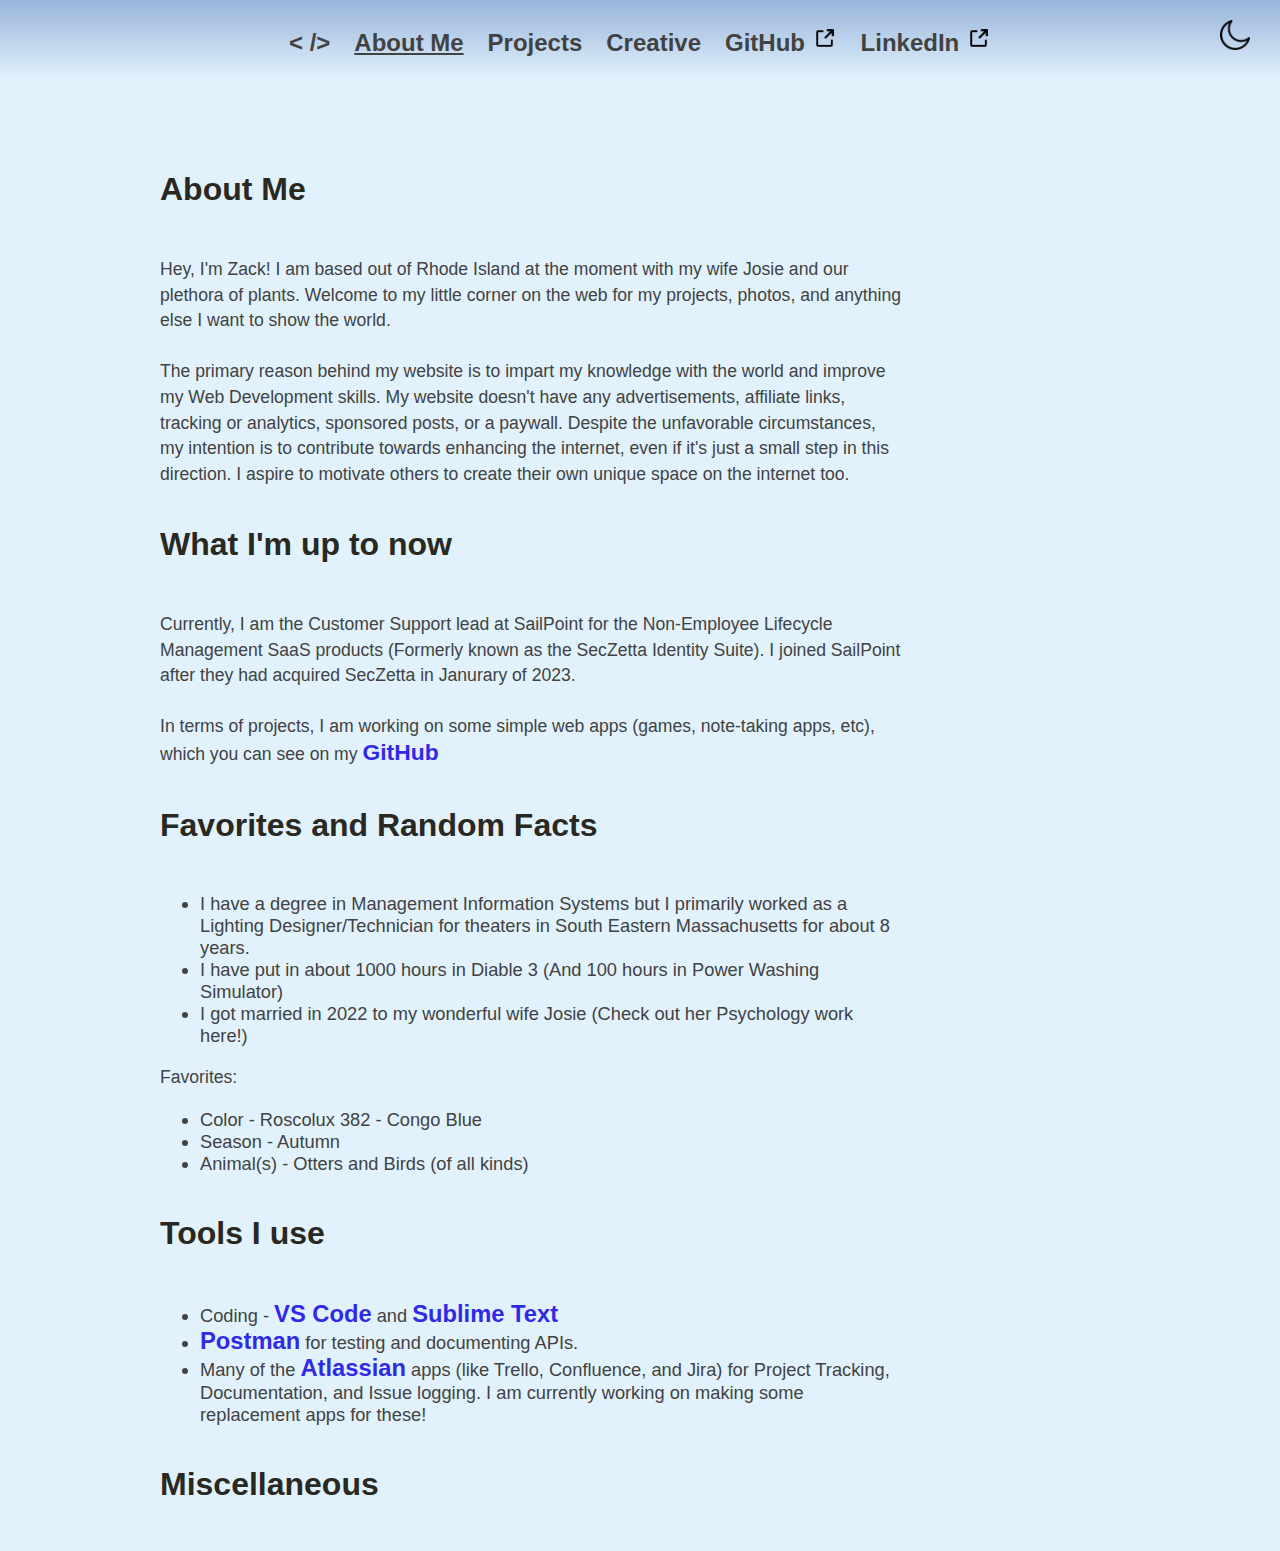
<file: root/pages/me.html>
<!DOCTYPE html>
<html lang="en">

<head>
    <meta charset="UTF-8">
    <meta name="viewport" content="width=device-width, initial-scale=1.0">
    <meta http-equiv="X-UA-Compatible" content="ie=edge">
    <title>Me, Myself, and I</title>
    <link rel="stylesheet" href="/root/assets/css/style.css">
    <link rel="icon" href="/root/assets/images/FaviconWeb/icons8-administrator-male-ios-16-96.png" type="image/x-icon">
</head>

<body>

    <nav id="main-menu">
        <ul>
            <li><a href="home.html">
                    < />
                </a></li>
            <li><a href="me.html" class="active">About Me</a></li>
            <li><a href="projects.html">Projects</a></li>
            <li><a href="creative.html">Creative</a></li>
            <li><a href="https://github.com/ZackTarantinoWoolson" target="_blank">GitHub <img
                        src="/root/assets/images/Links/external-link-black.png" width="25px" id="link-image" /></a></li>
            <li><a href="https://www.linkedin.com/in/zacktarantino/" target="_blank">LinkedIn <img
                        src="/root/assets/images/Links/external-link-black.png" width="25px" id="link-image" /></a></li>
        </ul>
    </nav>


    <input type="checkbox" id="hamburger-input" class="burger-shower" />
    <label id="hamburger-menu" for="hamburger-input">
        <div id="hamburger-menu-bars"></div>
        <div id="hamburger-menu-bars"></div>
        <div id="hamburger-menu-bars"></div>
        <nav id="sidebar-menu">
            <h3>X</h3>

            <ul>
                <li><a href="home.html">
                        < />
                    </a></li>
                <li><a href="me.html" class="active">About Me</a></li>
                <li><a href="projects.html">Projects</a></li>
                <li><a href="creative.html">Creative</a></li>
                <li><a href="https://github.com/ZackTarantinoWoolson" target="_blank">GitHub <img
                            src="/root/assets/images/Links/external-link-black.png" width="25px" id="link-image" /></a>
                </li>
                <li><a href="https://www.linkedin.com/in/zacktarantino/" target="_blank">LinkedIn <img
                            src="/root/assets/images/Links/external-link-black.png" width="25px" id="link-image" /></a>
                </li>
            </ul>
        </nav>
    </label>
    <div class="overlay"></div>

    <nav id="theme-switch-nav">
        <div class="theme-switch-wrapper top-right-corner">
            <input type="checkbox" id="theme-switch-button" />
            <label for="theme-switch-button">
                <img src="/root/assets/images/ThemeSwitcher/moon.png" id="theme-image" width="30px" />
            </label>
        </div>
    </nav>

    <main>
        <div class="container">
            <div class="head-wrapper">
                <header>
                    <h1>About Me</h1><br>
                    <p>Hey, I'm Zack! I am based out of Rhode Island at the moment with my wife Josie and our plethora
                        of plants. Welcome to my little corner on the web for my projects, photos, and anything else I
                        want to show the world.<br><br>

                        The primary reason behind my website is to impart my knowledge with the world and improve my Web
                        Development skills. My website doesn't have any advertisements, affiliate links, tracking or
                        analytics, sponsored posts, or a paywall. Despite the unfavorable circumstances, my intention is
                        to contribute towards enhancing the internet, even if it's just a small step in this direction.
                        I aspire to motivate others to create their own unique space on the internet too. </p>
                </header>
            </div>

            <div class="head-wrapper">
                <header>
                    <h1>What I'm up to now</h1><br>
                    <p>Currently, I am the Customer Support lead at SailPoint for the Non-Employee Lifecycle Management
                        SaaS products (Formerly known as the SecZetta Identity Suite). I joined SailPoint after they had
                        acquired SecZetta in Janurary of 2023.<br><br>
                        In terms of projects, I am working on some simple web apps (games, note-taking apps, etc), which
                        you can see on my <a href="https://github.com/ZackTarantinoWoolson" target="_blank">GitHub</a>
                    </p>
                </header>
            </div>

            <div class="head-wrapper">
                <header>
                    <h1>Favorites and Random Facts</h1><br>
                    <p>
                    <ul>
                        <li>I have a degree in Management Information Systems but I primarily worked as a Lighting
                            Designer/Technician for theaters in South Eastern Massachusetts for about 8 years.</li>
                        <li>I have put in about 1000 hours in Diable 3 (And 100 hours in Power Washing Simulator)</li>
                        <li>I got married in 2022 to my wonderful wife Josie (Check out her Psychology work here!)</li>
                    </ul>
                    <p>Favorites:</p>
                    <ul>
                        <li>Color - Roscolux 382 - Congo Blue</li>
                        <li>Season - Autumn</li>
                        <li>Animal(s) - Otters and Birds (of all kinds)</li>
                    </ul>
                </header>
            </div>

            <div class="head-wrapper">
                <header>

                    <h1>Tools I use</h1><br>
                    <ul>
                        <li>Coding - <a href="https://code.visualstudio.com/" target="_blank"> VS Code</a> and <a
                                href="https://www.sublimetext.com/" target="_blank">Sublime Text</a></li>
                        <li><a href="https://www.postman.com/" target="_blank">Postman</a> for testing and documenting
                            APIs.</li>
                        <li>Many of the <a href="https://www.atlassian.com/" target="_blank">Atlassian</a> apps (like
                            Trello, Confluence, and Jira) for Project Tracking, Documentation, and Issue logging. I am
                            currently working on making some replacement apps for these!</li>
                    </ul>
                </header>
            </div>

            <div class="head-wrapper">
                <header>
                    <h1>Miscellaneous</h1><br>
                    <p></p>
                </header>
            </div>
        </div>
    </main>

    <script src="/root/assets/js/home.js"></script>
</body>

</html>
</file>
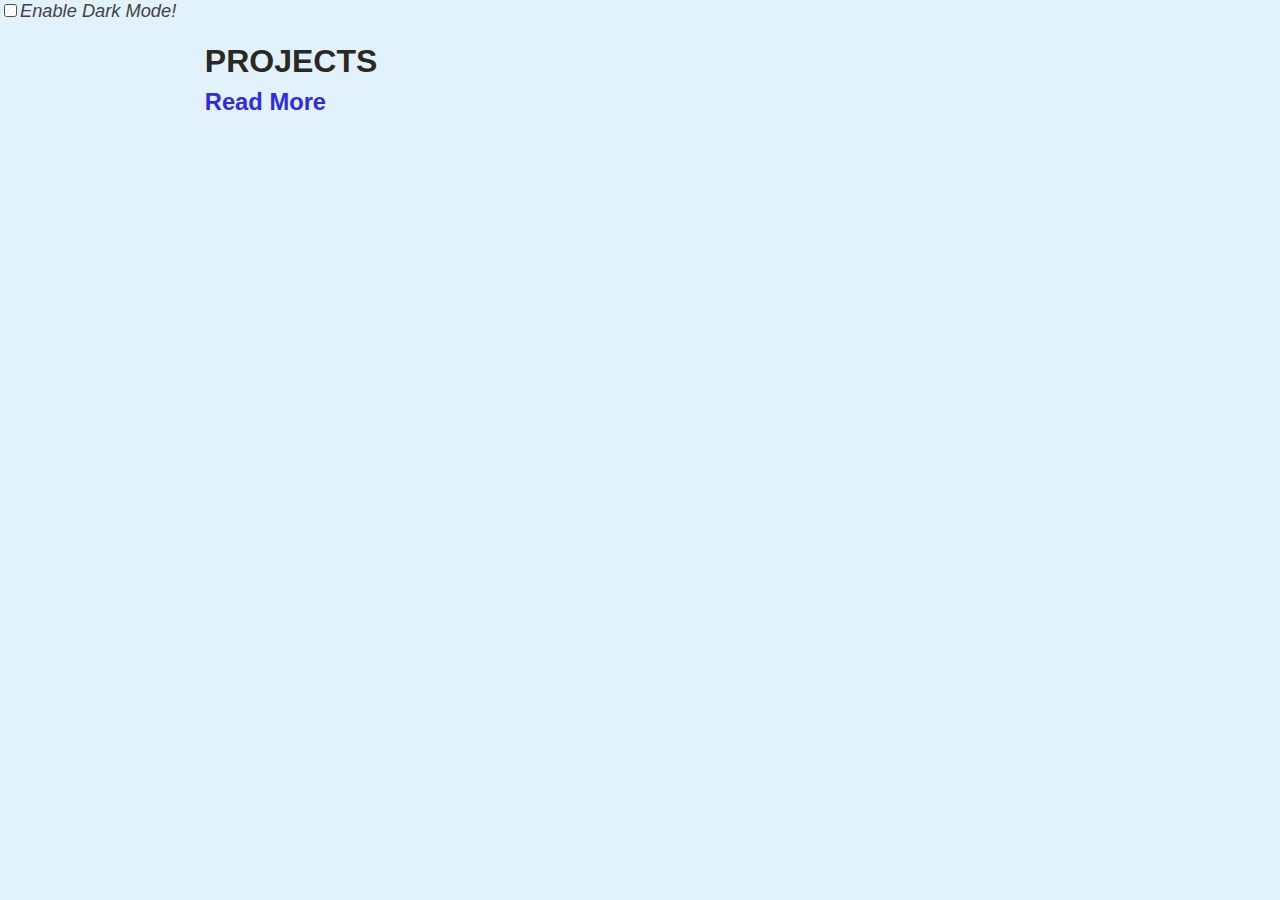
<file: root/pages/projects.html>
<!DOCTYPE html>
<html lang="en">
  <head>
    <meta charset="UTF-8">
    <meta name="viewport" content="width=device-width, initial-scale=1.0">
    <meta http-equiv="X-UA-Compatible" content="ie=edge">
    <title>My Website</title>
    <link rel="stylesheet" href="/root/assets/css/style.css">
    <link rel="icon" href="/root/assets/images/FaviconWeb/icons8-administrator-male-ios-16-96.png" type="image/x-icon">
  </head>
  <body>
    <script src="/root/assets/js/home.js"></script>

    <nav>
        <div class="theme-switch-wrapper">
             <label class="theme-switch" for="checkbox">
          <input type="checkbox" id="checkbox" />
          <div class="slider round"></div>
        </label>
          <em>Enable Dark Mode!</em>
        </div>
      
      </nav>  
      <section>
          <article class="post">
            <h1><h1>PROJECTS</h1>
       <a href="#">Read More</a>
        </article>
      </section>
  
</body>
</html>
</file>
<file: root/assets/css/style.css>
/* body{
    background-color: #373e4a;
} */

/* @import url(https://fonts.googleapis.com/css?family=Lato:400,400italic,700|Sansita+One); */

@import url('https://fonts.cdnfonts.com/css/circular-std');

:root {
    --primary-color: #302ae6;
    --secondary-color: #536390;
    --font-color: #424242;
    --bg-color: #e1f2fc;
    --heading-color: #292922;
    --div-bg: #98b4db;
    --content-width: 960px;
    --content-width--small: 560px;
    --content-width--medium: 700px;
    --transition-time: 0.5s ease-out;
    --border-radius: 25% 10%;
    --time-color: #1f377d;
}

[data-theme="dark"] {
    --primary-color: #9a97f3;
    --secondary-color: #818cab;
    --font-color: #e1e1ff;
    --bg-color: #161625;
    --heading-color: #8995b6;
    --div-bg: #373761;
    --content-width: 960px;
    --content-width--small: 560px;
    --content-width--medium: 700px;
    --transition-time: 0.5s ease-out;
    --border-radius: 25% 10%;
    --time-color: #65cef7;
}

body {
    font-family: 'Circular Std', sans-serif;
    background-color: var(--bg-color);
    color: var(--font-color);
    max-width: 100%;
    margin: 0 auto;
    font-size: calc(1rem + 0.25vh);
    transition: background-color var(--transition-time);
}

h1 {
    color: var(--heading-color);
    font-family: 'Circular Std', sans-serif;
    font-size: 2rem;
    margin-bottom: 1vh;
    transition: color var(--transition-time);
}

p {
    font-size: 1.1rem;
    line-height: 1.6rem;
    color: var(--font-color);
    transition: color var(--transition-time);
}

a {
    color: var(--primary-color);
    text-decoration: none;
    border-bottom: 3px solid transparent;
    font-weight: bold;
    transition: color var(--transition-time);
}

a:hover,
a:focus {
    border-bottom: 3px solid currentColor;
}

section {
    max-width: 68%;
    margin: 0 auto;
}

.post-meta {
    font-size: 1rem;
    font-style: italic;
    display: block;
    margin-bottom: 4vh;
    color: var(--secondary-color);
    transition: color var(--transition-time);
}

nav#theme-switch-nav {
    display: flex;
    justify-content: flex-end;
    padding: 20px 0;
}



/*slider switch css */
.theme-switch-wrapper {
    display: flex;
    align-items: center;
    padding-right: 30px;
}

.top-right-corner {
    position: fixed;
    top: 20px;
    right: 0;
}

.top-left-corner {
    position: fixed;
    top: 0px;
    left: 30px;
}

/* Switcher Button */
input[type="checkbox"][id="theme-switch-button"] {
    display: none;
}


/* Hamburger Menu */
.overlay {
    position: fixed;
    top: 0;
    left: 0;
    width: 100%;
    height: 100%;
    opacity: 0;
    visibility: hidden;
    transition: opacity .35s, visibility .35s, height .35s;
    overflow: hidden;
    background: black;
    z-index: -1;
}

@property --myColor1 {
    syntax: '<color>';
    initial-value: #fff;
    inherits: false;
}

@property --myColor2 {
    syntax: '<color>';
    initial-value: #b5d4ff;
    inherits: false;
}

#main-menu {
    --myColor1: var(--bg-color);
    --myColor2: var(--div-bg);
    display: block;
    height: 80px;
    width: 100%;
    background: linear-gradient(to top, var(--myColor1), var(--myColor2));
    transition: --myColor1 var(--transition-time), --myColor2 var(--transition-time);
    margin: 0px;
    z-index: 9;
}

#main-menu ul {
    max-width: 750px;
    width: 100%;
    height: 100%;
    margin: 0px auto;
    padding: 0px;
    display: flex;
    /* justify-content: flex-end; */
    justify-content: space-evenly;
    align-items: center;
    z-index: 9;
}

#main-menu li {
    list-style-type: none;
    font-size: 2rem;
    /* padding-left: 20px; */
}

#main-menu a {
    color: var(--font-color);
    font-size: 1.5rem;
    text-decoration: none;
    transition: color var(--transition-time);
}

#main-menu a:hover {
    text-decoration: underline;
}

#main-menu a.active {
    text-decoration: underline;
}

#hamburger-input {
    display: none;
}

#hamburger-menu {
    position: fixed;
    top: 20px;
    left: 20px;
    width: 30px;
    height: 30px;
    display: none;
    border: none;
    padding: 0px;
    margin: 0px;
    font-family: 'Circular Std', sans-serif;
}

div#hamburger-menu-bars {
    width: 35px;
    height: 5px;
    background-color: var(--div-bg);
    margin: 6px 0;
    transition: background-color var(--transition-time);
}


/* --myColor1: var(--bg-color);
--myColor2: var(--div-bg);
display: block;
height: 80px;
width: 100%;
background: linear-gradient(to top, var(--myColor1), var(--myColor2));
transition: --myColor1 var(--transition-time), --myColor2 var(--transition-time); */

#hamburger-menu #sidebar-menu {
    --myColor1: var(--bg-color);
    --myColor2: var(--div-bg);
    visibility: hidden;
    position: fixed;
    top: 0;
    left: -250px;
    width: 200px;
    height: 100%;
    /* background-color: var(--div-bg); */
    background: linear-gradient(to left, var(--myColor1), var(--myColor2));
    transition: --myColor1 var(--transition-time), --myColor2 var(--transition-time);
    padding: 0px 20px;
    box-sizing: border-box;
}

#hamburger-menu h3 {
    color: var(--font-color);
    font-size: 2.2rem;
    transition: color var(--transition-time);
}

#hamburger-menu ul {
    padding-left: 0px;
}

#hamburger-menu li {
    list-style-type: none;
    line-height: 3rem;
}

#hamburger-menu a {
    color: var(--font-color);
    font-size: 1.3rem;
    text-decoration: none;
}

#hamburger-menu a:hover {
    text-decoration: underline;
}

#hamburger-input:checked+#hamburger-menu #sidebar-menu {
    visibility: visible;
    left: 0;
}

#hamburger-input:checked~.overlay {
    visibility: visible;
    opacity: 0.4;
}


@media screen and (max-width: 750px) {
    #main-menu {
        display: none;
    }

    #hamburger-menu {
        display: inline;
    }
}

/* Main Page content */
div.container {
    margin-left: auto;
    margin-right: auto;
    max-width: var(--content-width);
    padding: 0 2rem;
}

div.head-wrapper {
    align-items: center;
    gap: 2rem;
    grid-template-columns: 4fr 1fr;
    display: grid;
}

main {
    margin-top: 30px;
}

/* Project flexboxes */

.flex-container {
    display: flex;
    flex-flow: row wrap;
    justify-content: space-evenly;
    padding: 0;
    margin: 0;
    list-style: none;

}

.flex-item {
    background: var(--div-bg);
    padding: 5px;
    width: 250px;
    height: 200px;
    margin-top: 10px;
    line-height: 30px;
    color: var(--font-color);
    font-weight: bold;
    /* font-size: 3em; */
    /* text-align: center; */
    border-radius: var(--border-radius);
    padding: 1.5em;
}

time {
    color: var(--time-color);
}

button.anchored-links{
    background: transparent;
}

button.anchored-links a,a:link,a:visited,a:hover,a:active{
    /* text-decoration: none !important; */
    /* border-bottom: none; */
    font-size: 1.3em;
}
</file>
<file: assets/css/style.css>
/* body{
    background-color: #373e4a;
} */

/* @import url(https://fonts.googleapis.com/css?family=Lato:400,400italic,700|Sansita+One); */

@import url('https://fonts.cdnfonts.com/css/circular-std');

:root {
    --primary-color: #302ae6;
    --secondary-color: #536390;
    --font-color: #424242;
    --bg-color: #e1f2fc;
    --heading-color: #292922;
    --div-bg: #98b4db;
    --content-width: 960px;
    --content-width--small: 560px;
    --content-width--medium: 700px;
    --transition-time: 0.5s ease-out;
    --border-radius: 25% 10%;
    --time-color: #1f377d;
}

[data-theme="dark"] {
    --primary-color: #9a97f3;
    --secondary-color: #818cab;
    --font-color: #e1e1ff;
    --bg-color: #161625;
    --heading-color: #8995b6;
    --div-bg: #373761;
    --content-width: 960px;
    --content-width--small: 560px;
    --content-width--medium: 700px;
    --transition-time: 0.5s ease-out;
    --border-radius: 25% 10%;
    --time-color: #65cef7;
}

body {
    font-family: 'Circular Std', sans-serif;
    background-color: var(--bg-color);
    color: var(--font-color);
    max-width: 100%;
    margin: 0 auto;
    font-size: calc(1rem + 0.25vh);
    transition: background-color var(--transition-time);
}

h1 {
    color: var(--heading-color);
    font-family: 'Circular Std', sans-serif;
    font-size: 2rem;
    margin-bottom: 1vh;
    transition: color var(--transition-time);
}

p {
    font-size: 1.1rem;
    line-height: 1.6rem;
    color: var(--font-color);
    transition: color var(--transition-time);
}

a {
    color: var(--primary-color);
    text-decoration: none;
    border-bottom: 3px solid transparent;
    font-weight: bold;
    transition: color var(--transition-time);
}

a:hover,
a:focus {
    border-bottom: 3px solid currentColor;
}

section {
    max-width: 68%;
    margin: 0 auto;
}

.post-meta {
    font-size: 1rem;
    font-style: italic;
    display: block;
    margin-bottom: 4vh;
    color: var(--secondary-color);
    transition: color var(--transition-time);
}

nav#theme-switch-nav {
    display: flex;
    justify-content: flex-end;
    padding: 20px 0;
}



/*slider switch css */
.theme-switch-wrapper {
    display: flex;
    align-items: center;
    padding-right: 30px;
}

.top-right-corner {
    position: fixed;
    top: 20px;
    right: 0;
}

.top-left-corner {
    position: fixed;
    top: 0px;
    left: 30px;
}

/* Switcher Button */
input[type="checkbox"][id="theme-switch-button"] {
    display: none;
}


/* Hamburger Menu */
.overlay {
    position: fixed;
    top: 0;
    left: 0;
    width: 100%;
    height: 100%;
    opacity: 0;
    visibility: hidden;
    transition: opacity .35s, visibility .35s, height .35s;
    overflow: hidden;
    background: black;
    z-index: -1;
}

@property --myColor1 {
    syntax: '<color>';
    initial-value: #fff;
    inherits: false;
}

@property --myColor2 {
    syntax: '<color>';
    initial-value: #b5d4ff;
    inherits: false;
}

#main-menu {
    --myColor1: var(--bg-color);
    --myColor2: var(--div-bg);
    display: block;
    height: 80px;
    width: 100%;
    background: linear-gradient(to top, var(--myColor1), var(--myColor2));
    transition: --myColor1 var(--transition-time), --myColor2 var(--transition-time);
    margin: 0px;
    z-index: 9;
}

#main-menu ul {
    max-width: 750px;
    width: 100%;
    height: 100%;
    margin: 0px auto;
    padding: 0px;
    display: flex;
    /* justify-content: flex-end; */
    justify-content: space-evenly;
    align-items: center;
    z-index: 9;
}

#main-menu li {
    list-style-type: none;
    font-size: 2rem;
    /* padding-left: 20px; */
}

#main-menu a {
    color: var(--font-color);
    font-size: 1.5rem;
    text-decoration: none;
    transition: color var(--transition-time);
}

#main-menu a:hover {
    text-decoration: underline;
}

#main-menu a.active {
    text-decoration: underline;
}

#hamburger-input {
    display: none;
}

#hamburger-menu {
    position: fixed;
    top: 20px;
    left: 20px;
    width: 30px;
    height: 30px;
    display: none;
    border: none;
    padding: 0px;
    margin: 0px;
    font-family: 'Circular Std', sans-serif;
}

div#hamburger-menu-bars {
    width: 35px;
    height: 5px;
    background-color: var(--div-bg);
    margin: 6px 0;
    transition: background-color var(--transition-time);
}


/* --myColor1: var(--bg-color);
--myColor2: var(--div-bg);
display: block;
height: 80px;
width: 100%;
background: linear-gradient(to top, var(--myColor1), var(--myColor2));
transition: --myColor1 var(--transition-time), --myColor2 var(--transition-time); */

#hamburger-menu #sidebar-menu {
    --myColor1: var(--bg-color);
    --myColor2: var(--div-bg);
    visibility: hidden;
    position: fixed;
    top: 0;
    left: -250px;
    width: 200px;
    height: 100%;
    /* background-color: var(--div-bg); */
    background: linear-gradient(to left, var(--myColor1), var(--myColor2));
    transition: --myColor1 var(--transition-time), --myColor2 var(--transition-time);
    padding: 0px 20px;
    box-sizing: border-box;
}

#hamburger-menu h3 {
    color: var(--font-color);
    font-size: 2.2rem;
    transition: color var(--transition-time);
}

#hamburger-menu ul {
    padding-left: 0px;
}

#hamburger-menu li {
    list-style-type: none;
    line-height: 3rem;
}

#hamburger-menu a {
    color: var(--font-color);
    font-size: 1.3rem;
    text-decoration: none;
}

#hamburger-menu a:hover {
    text-decoration: underline;
}

#hamburger-input:checked+#hamburger-menu #sidebar-menu {
    visibility: visible;
    left: 0;
}

#hamburger-input:checked~.overlay {
    visibility: visible;
    opacity: 0.4;
}


@media screen and (max-width: 750px) {
    #main-menu {
        display: none;
    }

    #hamburger-menu {
        display: inline;
    }
}

/* Main Page content */
div.container {
    margin-left: auto;
    margin-right: auto;
    max-width: var(--content-width);
    padding: 0 2rem;
}

div.head-wrapper {
    align-items: center;
    gap: 2rem;
    grid-template-columns: 4fr 1fr;
    display: grid;
}

main {
    margin-top: 30px;
}

/* Project flexboxes */

.flex-container {
    display: flex;
    flex-flow: row wrap;
    justify-content: space-evenly;
    padding: 0;
    margin: 0;
    list-style: none;

}

.flex-item {
    background: var(--div-bg);
    padding: 5px;
    width: 300px;
    height: 200px;
    margin-top: 10px;
    line-height: 30px;
    color: var(--font-color);
    font-weight: bold;
    /* font-size: 3em; */
    /* text-align: center; */
    border-radius: var(--border-radius);
    padding: 1.5em;
}

time {
    color: var(--time-color);
}

button.anchored-links{
    background: transparent;
}

button.anchored-links a,a:link,a:visited,a:hover,a:active{
    /* text-decoration: none !important; */
    /* border-bottom: none; */
    font-size: 1.3em;
}
</file>
<file: Chess_Trainer/coolStyles.css>
:root {
    --green: #119e4e;
}

table {
    border-collapse: collapse;
    margin: auto;
}

td {
    width: 60px;
    height: 60px;
    text-align: center;
    font-size: 30px;
    font-weight: bold;
    color: white;
    border: 1px solid black;
}

button {
    width: 60px;
    height: 60px;
    background: transparent;
    border: none !important;
}

button#start {
    width: 100px;
    height: 60px;
    background: var(--green);
    border: 1px solid black !important;
    color: white;
    font-size: 16px;
    font-weight: bold;
}


td[id*='7']:nth-child(even),
td[id*='5']:nth-child(even),
td[id*='3']:nth-child(even),
td[id*='1']:nth-child(even) {
    background-color: var(--green);
}

td[id*='8']:nth-child(odd),
td[id*='6']:nth-child(odd),
td[id*='4']:nth-child(odd),
td[id*='2']:nth-child(odd) {
    background-color: var(--green);
}

.container {
    display: flex;
    flex-wrap: wrap;
    justify-content: space-between;
}

.column {
    flex-basis: 48%;
    margin-bottom: 1em;
}

#countdown {
    position: absolute;
    color: white;
    text-align: center;
    font-size: 15em;
    z-index: 9999;
}
#inner_div{
    padding-left: 50%;
    /* padding-top: 20%; */
}

#chessboard {
    position: absolute;
    text-align: center; 
}
</file>
<file: CreativeProjects/NewYorkMar24/styles.css>
body {
    margin: 0;
    /* overflow: hidden; // Prevent scrolling when lightbox is open */
}

.image-lightbox {
    position: fixed;
    top: 0;
    left: 0;
    width: 100%;
    height: 100%;
    background-color: rgba(0, 0, 0, 0.8); /* Semi-transparent black background */
    display: flex;
    justify-content: center;
    align-items: center;
}

.lightbox-content {
    max-width: 90%;
    max-height: 90%;
}

.lightbox-content img {
    max-width: 100%;
    max-height: 100%;
    object-fit: contain; /* Maintain aspect ratio */
    cursor: pointer; /* Change cursor to pointer */
}

.image-grid {
    display: grid;
    grid-template-columns: repeat(3, 1fr); /* 3 columns */
    gap: 10px; /* Gap between grid items */
}

.grid-item {
    overflow: hidden; /* Prevents images from overflowing */
}

.grid-item img {
    width: 100%; /* Make images fill the grid item */
    height: auto; /* Maintain aspect ratio */
    transition: transform 0.3s ease-in-out; /* Smooth transition for enlargement effect */
    cursor: pointer; /* Change cursor to pointer on hover */
}

.grid-item img.enlarged {
    transform: scale(1.2); /* Enlarge the image */
}
</file>
